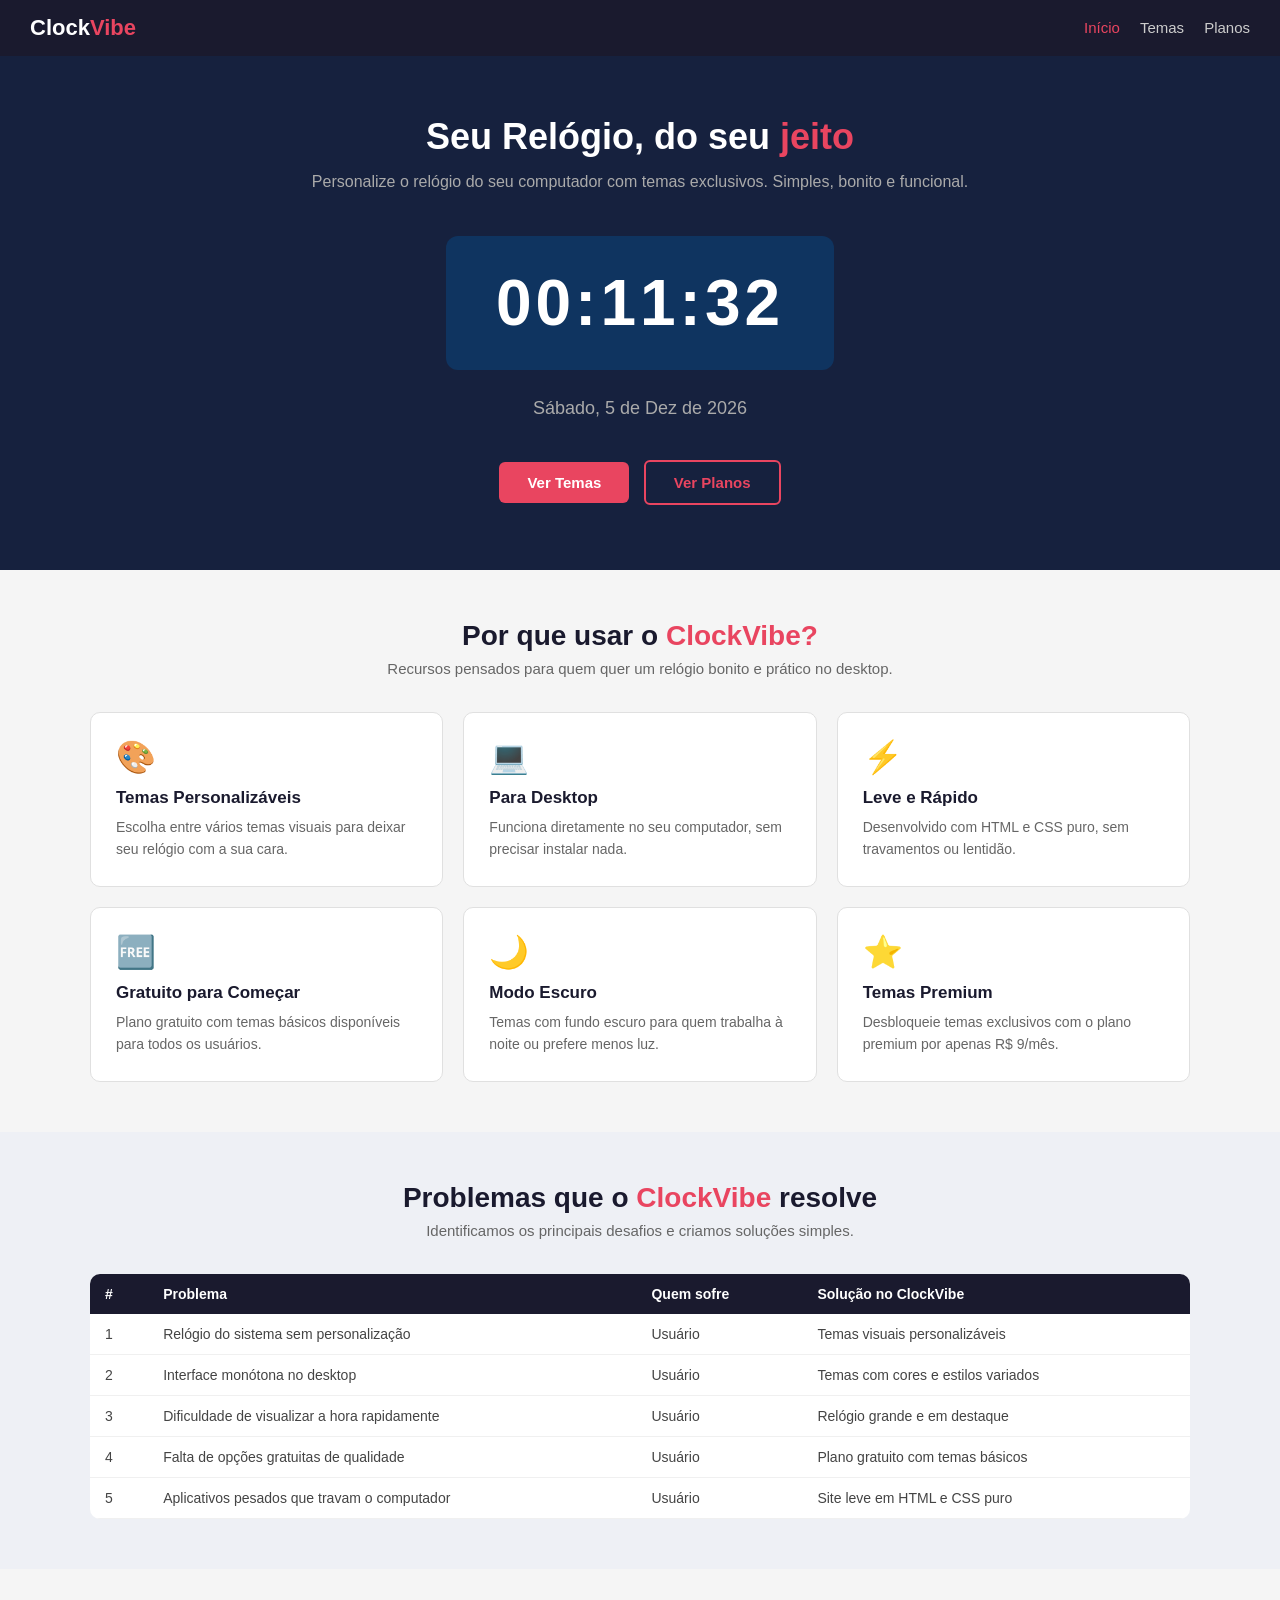
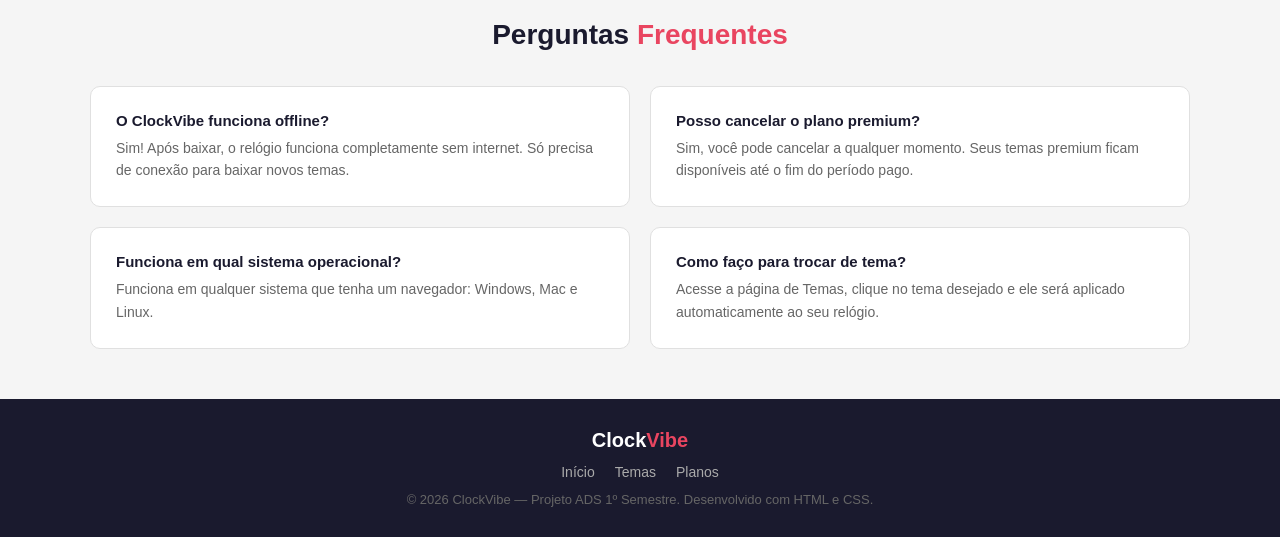
<file: index.html>
<!DOCTYPE html>
<html lang="pt-BR">
<head>
    <meta charset="UTF-8">
    <meta name="viewport" content="width=device-width, initial-scale=1.0">
    <title>ClockVibe — Relógio Digital Personalizável</title>
    <link rel="stylesheet" href="css/style.css">
</head>
<body>

    <!-- CABEÇALHO -->
    <header>
        <a href="index.html" class="logo">Clock<span>Vibe</span></a>
        <nav>
            <ul>
                <li><a href="index.html" class="ativo">Início</a></li>
                <li><a href="temas.html">Temas</a></li>
                <li><a href="planos.html">Planos</a></li>
            </ul>
        </nav>
    </header>

    <!-- HERO COM RELÓGIO -->
    <div class="hero">
        <h1>Seu Relógio, do seu <span>jeito</span></h1>
        <p>Personalize o relógio do seu computador com temas exclusivos. Simples, bonito e funcional.</p>
        <div class="relogio-widget" id="relogio">00:00:00</div>
        <div class="relogio-data" id="data-atual">Carregando data...</div>
        <br><br>
        <a href="temas.html" class="btn btn-primario">Ver Temas</a>
        <a href="planos.html" class="btn btn-secundario">Ver Planos</a>
    </div>

    <!-- RECURSOS -->
    <section>
        <div class="container">
            <div class="titulo-secao">
                <h2>Por que usar o <span>ClockVibe?</span></h2>
                <p>Recursos pensados para quem quer um relógio bonito e prático no desktop.</p>
            </div>
            <div class="grid-3">
                <div class="card">
                    <div class="card-icone">🎨</div>
                    <h3>Temas Personalizáveis</h3>
                    <p>Escolha entre vários temas visuais para deixar seu relógio com a sua cara.</p>
                </div>
                <div class="card">
                    <div class="card-icone">💻</div>
                    <h3>Para Desktop</h3>
                    <p>Funciona diretamente no seu computador, sem precisar instalar nada.</p>
                </div>
                <div class="card">
                    <div class="card-icone">⚡</div>
                    <h3>Leve e Rápido</h3>
                    <p>Desenvolvido com HTML e CSS puro, sem travamentos ou lentidão.</p>
                </div>
                <div class="card">
                    <div class="card-icone">🆓</div>
                    <h3>Gratuito para Começar</h3>
                    <p>Plano gratuito com temas básicos disponíveis para todos os usuários.</p>
                </div>
                <div class="card">
                    <div class="card-icone">🌙</div>
                    <h3>Modo Escuro</h3>
                    <p>Temas com fundo escuro para quem trabalha à noite ou prefere menos luz.</p>
                </div>
                <div class="card">
                    <div class="card-icone">⭐</div>
                    <h3>Temas Premium</h3>
                    <p>Desbloqueie temas exclusivos com o plano premium por apenas R$ 9/mês.</p>
                </div>
            </div>
        </div>
    </section>

    <!-- PROBLEMAS E SOLUÇÕES -->
    <section class="secao-cinza">
        <div class="container">
            <div class="titulo-secao">
                <h2>Problemas que o <span>ClockVibe</span> resolve</h2>
                <p>Identificamos os principais desafios e criamos soluções simples.</p>
            </div>
            <table class="tabela-comparativa">
                <thead>
                    <tr>
                        <th>#</th>
                        <th>Problema</th>
                        <th>Quem sofre</th>
                        <th>Solução no ClockVibe</th>
                    </tr>
                </thead>
                <tbody>
                    <tr>
                        <td>1</td>
                        <td>Relógio do sistema sem personalização</td>
                        <td>Usuário</td>
                        <td>Temas visuais personalizáveis</td>
                    </tr>
                    <tr>
                        <td>2</td>
                        <td>Interface monótona no desktop</td>
                        <td>Usuário</td>
                        <td>Temas com cores e estilos variados</td>
                    </tr>
                    <tr>
                        <td>3</td>
                        <td>Dificuldade de visualizar a hora rapidamente</td>
                        <td>Usuário</td>
                        <td>Relógio grande e em destaque</td>
                    </tr>
                    <tr>
                        <td>4</td>
                        <td>Falta de opções gratuitas de qualidade</td>
                        <td>Usuário</td>
                        <td>Plano gratuito com temas básicos</td>
                    </tr>
                    <tr>
                        <td>5</td>
                        <td>Aplicativos pesados que travam o computador</td>
                        <td>Usuário</td>
                        <td>Site leve em HTML e CSS puro</td>
                    </tr>
                </tbody>
            </table>
        </div>
    </section>

    <!-- FAQ -->
    <section>
        <div class="container">
            <div class="titulo-secao">
                <h2>Perguntas <span>Frequentes</span></h2>
            </div>
            <div class="grid-2">
                <div class="card faq-card">
                    <h3>O ClockVibe funciona offline?</h3>
                    <p>Sim! Após baixar, o relógio funciona completamente sem internet. Só precisa de conexão para baixar novos temas.</p>
                </div>
                <div class="card faq-card">
                    <h3>Posso cancelar o plano premium?</h3>
                    <p>Sim, você pode cancelar a qualquer momento. Seus temas premium ficam disponíveis até o fim do período pago.</p>
                </div>
                <div class="card faq-card">
                    <h3>Funciona em qual sistema operacional?</h3>
                    <p>Funciona em qualquer sistema que tenha um navegador: Windows, Mac e Linux.</p>
                </div>
                <div class="card faq-card">
                    <h3>Como faço para trocar de tema?</h3>
                    <p>Acesse a página de Temas, clique no tema desejado e ele será aplicado automaticamente ao seu relógio.</p>
                </div>
            </div>
        </div>
    </section>

    <!-- RODAPÉ -->
    <footer>
        <div class="footer-logo">Clock<span>Vibe</span></div>
        <div class="footer-links">
            <a href="index.html">Início</a>
            <a href="temas.html">Temas</a>
            <a href="planos.html">Planos</a>
        </div>
        <p class="footer-copy">© 2026 ClockVibe — Projeto ADS 1º Semestre. Desenvolvido com HTML e CSS.</p>
    </footer>

    <!-- Script do relógio -->
    <script>
        function atualizarRelogio() {
            var agora = new Date();
            var h = String(agora.getHours()).padStart(2, '0');
            var m = String(agora.getMinutes()).padStart(2, '0');
            var s = String(agora.getSeconds()).padStart(2, '0');
            document.getElementById('relogio').textContent = h + ':' + m + ':' + s;
            var dias = ['Domingo','Segunda','Terça','Quarta','Quinta','Sexta','Sábado'];
            var meses = ['Jan','Fev','Mar','Abr','Mai','Jun','Jul','Ago','Set','Out','Nov','Dez'];
            var dia = dias[agora.getDay()];
            var d = agora.getDate();
            var mes = meses[agora.getMonth()];
            var ano = agora.getFullYear();
            document.getElementById('data-atual').textContent = dia + ', ' + d + ' de ' + mes + ' de ' + ano;
        }
        atualizarRelogio();
        setInterval(atualizarRelogio, 1000);
    </script>

</body>
</html>
</file>
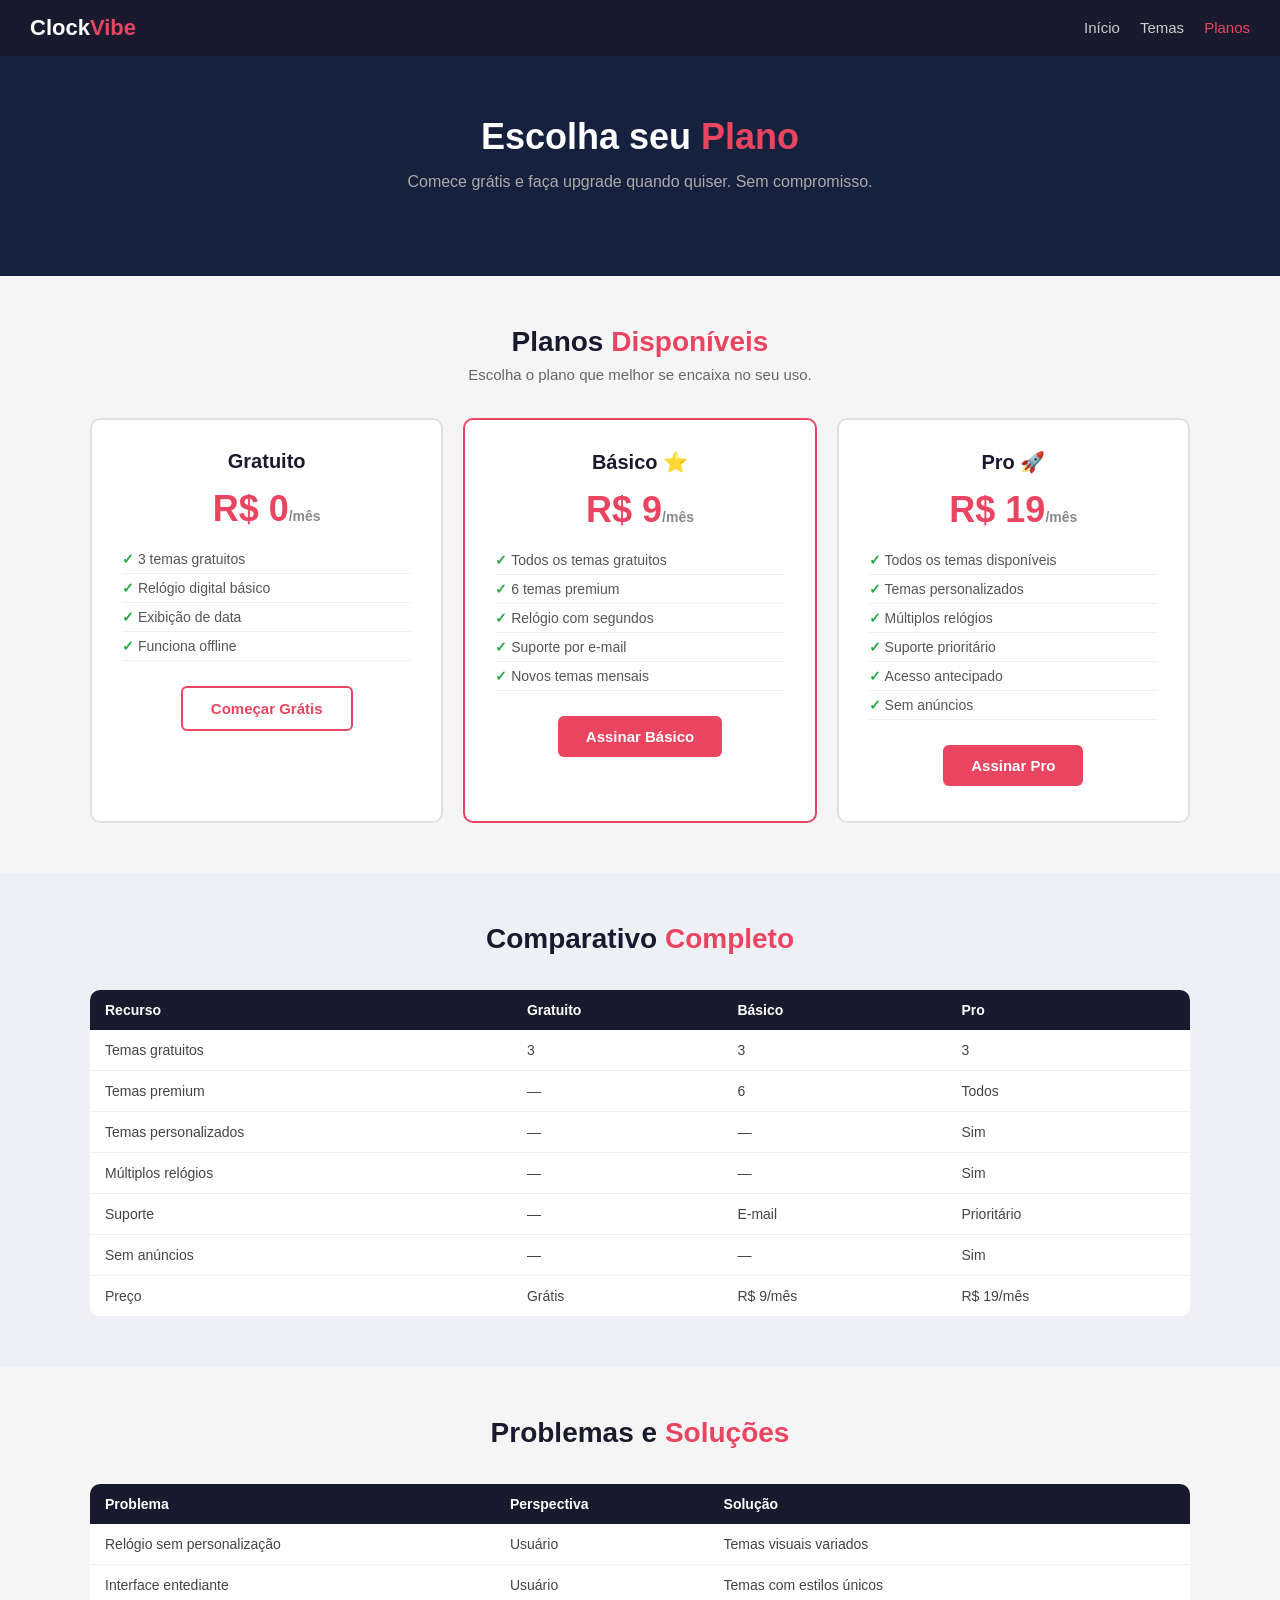
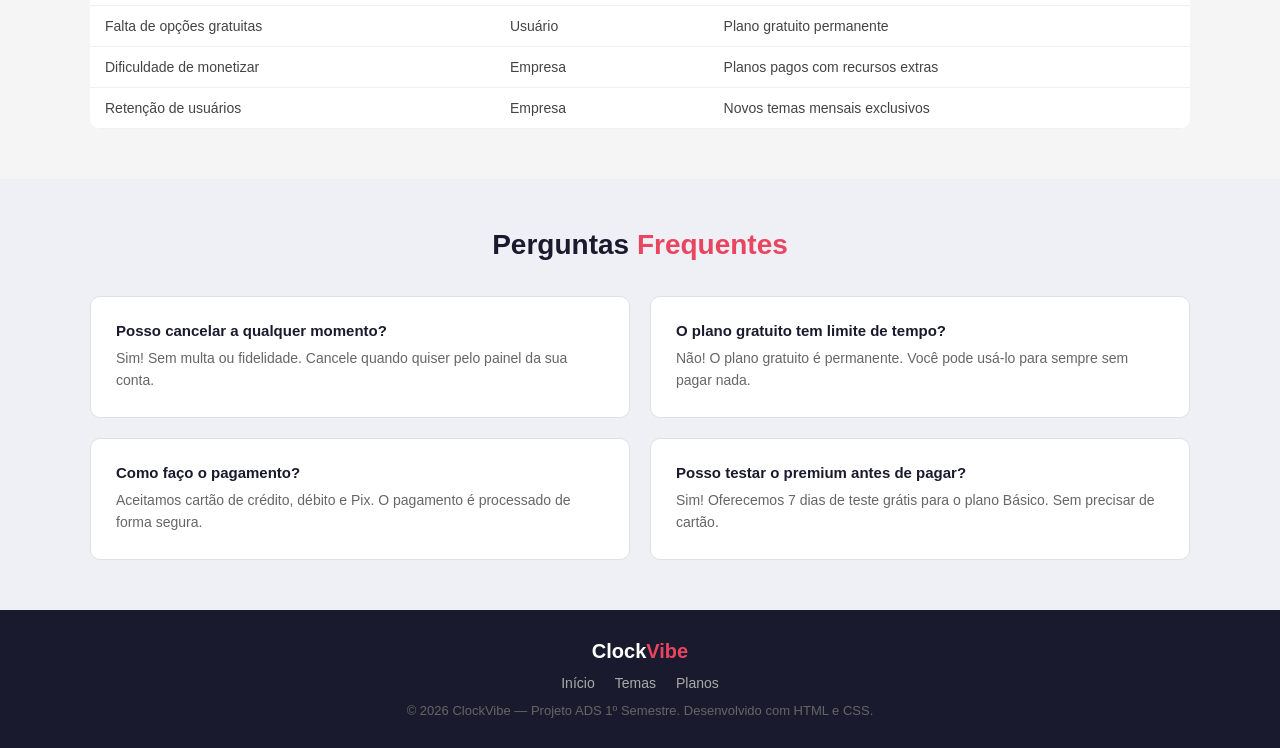
<file: planos.html>
<!DOCTYPE html>
<html lang="pt-BR">
<head>
    <meta charset="UTF-8">
    <meta name="viewport" content="width=device-width, initial-scale=1.0">
    <title>Planos — ClockVibe</title>
    <link rel="stylesheet" href="css/style.css">
</head>
<body>

    <!-- CABEÇALHO -->
    <header>
        <a href="index.html" class="logo">Clock<span>Vibe</span></a>
        <nav>
            <ul>
                <li><a href="index.html">Início</a></li>
                <li><a href="temas.html">Temas</a></li>
                <li><a href="planos.html" class="ativo">Planos</a></li>
            </ul>
        </nav>
    </header>

    <!-- HERO -->
    <div class="hero">
        <h1>Escolha seu <span>Plano</span></h1>
        <p>Comece grátis e faça upgrade quando quiser. Sem compromisso.</p>
    </div>

    <!-- PLANOS -->
    <section>
        <div class="container">
            <div class="titulo-secao">
                <h2>Planos <span>Disponíveis</span></h2>
                <p>Escolha o plano que melhor se encaixa no seu uso.</p>
            </div>
            <div class="grid-3">

                <div class="plano-card">
                    <div class="plano-nome">Gratuito</div>
                    <div class="plano-preco">R$ 0<span>/mês</span></div>
                    <ul class="plano-lista">
                        <li>3 temas gratuitos</li>
                        <li>Relógio digital básico</li>
                        <li>Exibição de data</li>
                        <li>Funciona offline</li>
                    </ul>
                    <a href="temas.html" class="btn btn-secundario">Começar Grátis</a>
                </div>

                <div class="plano-card destaque">
                    <div class="plano-nome">Básico ⭐</div>
                    <div class="plano-preco">R$ 9<span>/mês</span></div>
                    <ul class="plano-lista">
                        <li>Todos os temas gratuitos</li>
                        <li>6 temas premium</li>
                        <li>Relógio com segundos</li>
                        <li>Suporte por e-mail</li>
                        <li>Novos temas mensais</li>
                    </ul>
                    <a href="#" class="btn btn-primario">Assinar Básico</a>
                </div>

                <div class="plano-card">
                    <div class="plano-nome">Pro 🚀</div>
                    <div class="plano-preco">R$ 19<span>/mês</span></div>
                    <ul class="plano-lista">
                        <li>Todos os temas disponíveis</li>
                        <li>Temas personalizados</li>
                        <li>Múltiplos relógios</li>
                        <li>Suporte prioritário</li>
                        <li>Acesso antecipado</li>
                        <li>Sem anúncios</li>
                    </ul>
                    <a href="#" class="btn btn-primario">Assinar Pro</a>
                </div>

            </div>
        </div>
    </section>

    <!-- TABELA COMPARATIVA -->
    <section class="secao-cinza">
        <div class="container">
            <div class="titulo-secao">
                <h2>Comparativo <span>Completo</span></h2>
            </div>
            <table class="tabela-comparativa">
                <thead>
                    <tr>
                        <th>Recurso</th>
                        <th>Gratuito</th>
                        <th>Básico</th>
                        <th>Pro</th>
                    </tr>
                </thead>
                <tbody>
                    <tr><td>Temas gratuitos</td><td>3</td><td>3</td><td>3</td></tr>
                    <tr><td>Temas premium</td><td>—</td><td>6</td><td>Todos</td></tr>
                    <tr><td>Temas personalizados</td><td>—</td><td>—</td><td>Sim</td></tr>
                    <tr><td>Múltiplos relógios</td><td>—</td><td>—</td><td>Sim</td></tr>
                    <tr><td>Suporte</td><td>—</td><td>E-mail</td><td>Prioritário</td></tr>
                    <tr><td>Sem anúncios</td><td>—</td><td>—</td><td>Sim</td></tr>
                    <tr><td>Preço</td><td>Grátis</td><td>R$ 9/mês</td><td>R$ 19/mês</td></tr>
                </tbody>
            </table>
        </div>
    </section>

    <!-- PROBLEMAS E SOLUÇÕES -->
    <section>
        <div class="container">
            <div class="titulo-secao">
                <h2>Problemas e <span>Soluções</span></h2>
            </div>
            <table class="tabela-comparativa">
                <thead>
                    <tr>
                        <th>Problema</th>
                        <th>Perspectiva</th>
                        <th>Solução</th>
                    </tr>
                </thead>
                <tbody>
                    <tr><td>Relógio sem personalização</td><td>Usuário</td><td>Temas visuais variados</td></tr>
                    <tr><td>Interface entediante</td><td>Usuário</td><td>Temas com estilos únicos</td></tr>
                    <tr><td>Falta de opções gratuitas</td><td>Usuário</td><td>Plano gratuito permanente</td></tr>
                    <tr><td>Dificuldade de monetizar</td><td>Empresa</td><td>Planos pagos com recursos extras</td></tr>
                    <tr><td>Retenção de usuários</td><td>Empresa</td><td>Novos temas mensais exclusivos</td></tr>
                </tbody>
            </table>
        </div>
    </section>

    <!-- FAQ -->
    <section class="secao-cinza">
        <div class="container">
            <div class="titulo-secao">
                <h2>Perguntas <span>Frequentes</span></h2>
            </div>
            <div class="grid-2">
                <div class="card faq-card">
                    <h3>Posso cancelar a qualquer momento?</h3>
                    <p>Sim! Sem multa ou fidelidade. Cancele quando quiser pelo painel da sua conta.</p>
                </div>
                <div class="card faq-card">
                    <h3>O plano gratuito tem limite de tempo?</h3>
                    <p>Não! O plano gratuito é permanente. Você pode usá-lo para sempre sem pagar nada.</p>
                </div>
                <div class="card faq-card">
                    <h3>Como faço o pagamento?</h3>
                    <p>Aceitamos cartão de crédito, débito e Pix. O pagamento é processado de forma segura.</p>
                </div>
                <div class="card faq-card">
                    <h3>Posso testar o premium antes de pagar?</h3>
                    <p>Sim! Oferecemos 7 dias de teste grátis para o plano Básico. Sem precisar de cartão.</p>
                </div>
            </div>
        </div>
    </section>

    <!-- RODAPÉ -->
    <footer>
        <div class="footer-logo">Clock<span>Vibe</span></div>
        <div class="footer-links">
            <a href="index.html">Início</a>
            <a href="temas.html">Temas</a>
            <a href="planos.html">Planos</a>
        </div>
        <p class="footer-copy">© 2026 ClockVibe — Projeto ADS 1º Semestre. Desenvolvido com HTML e CSS.</p>
    </footer>

</body>
</html>
</file>
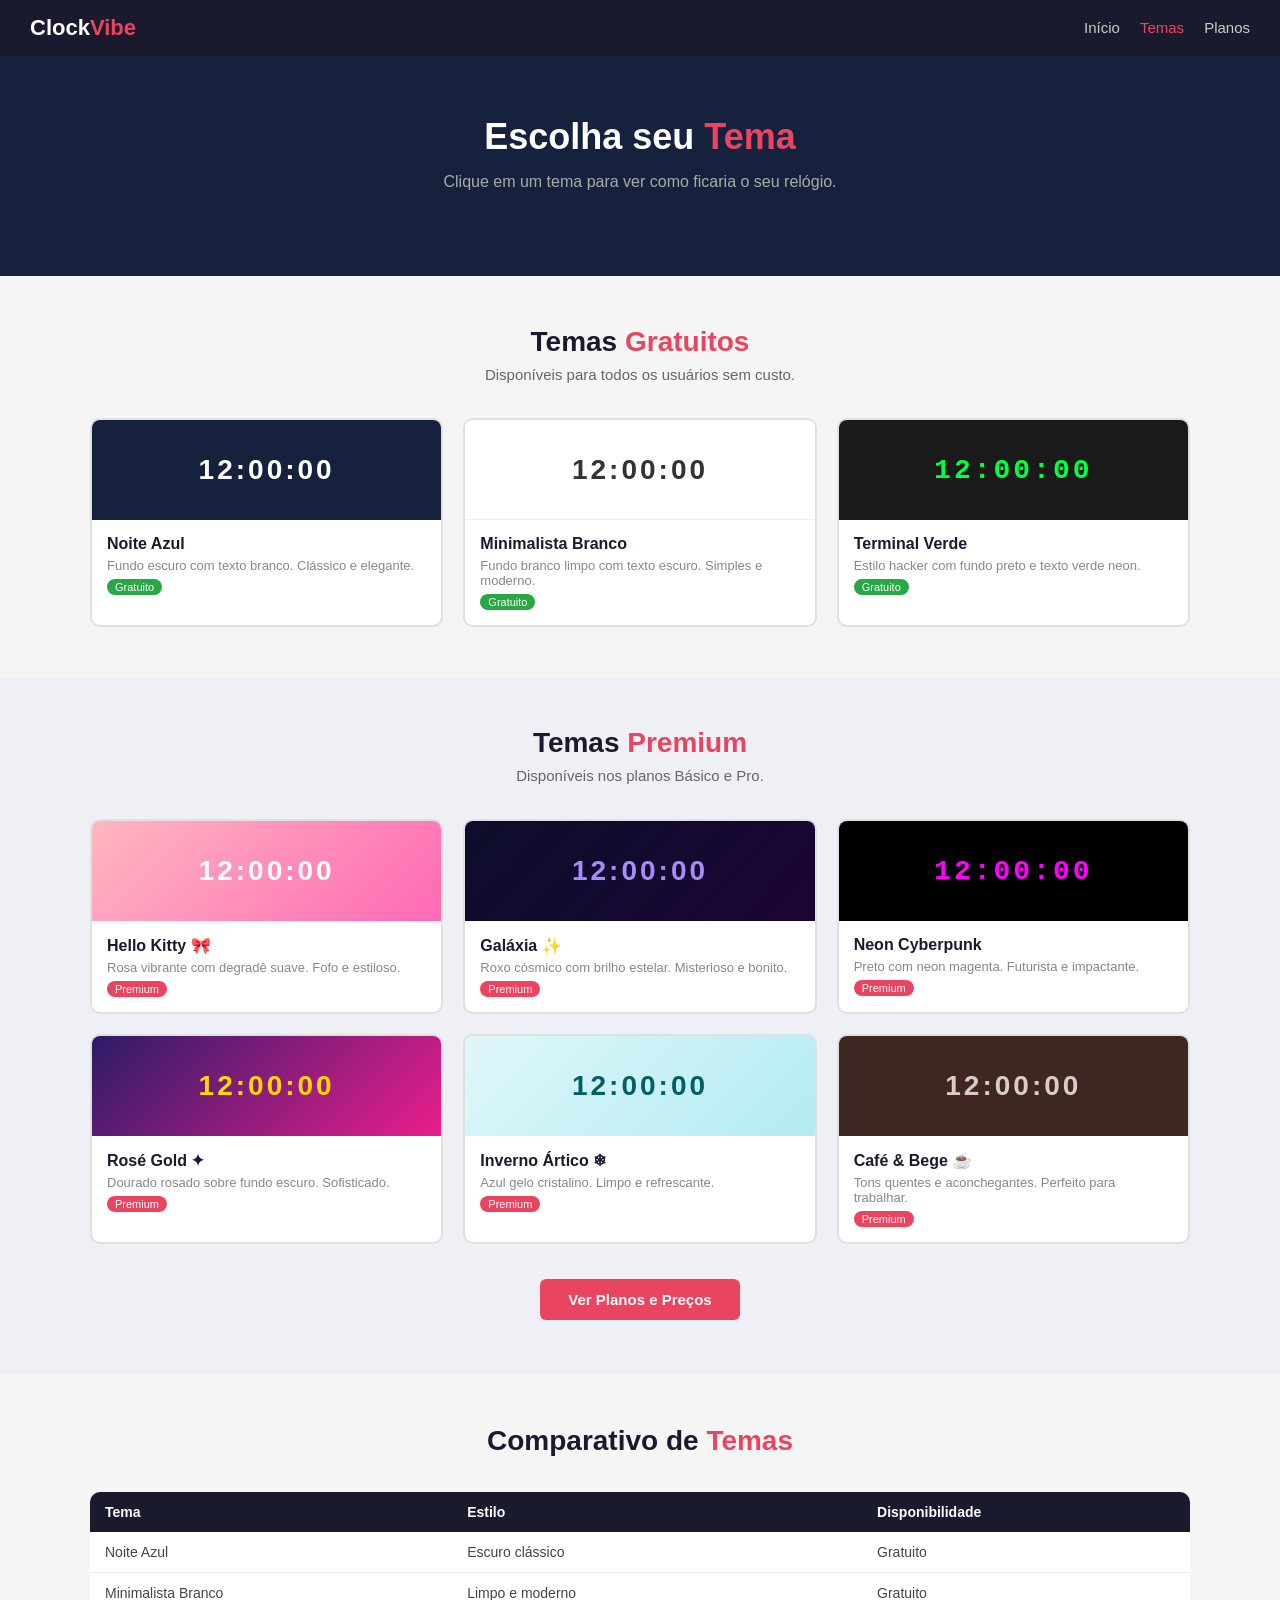
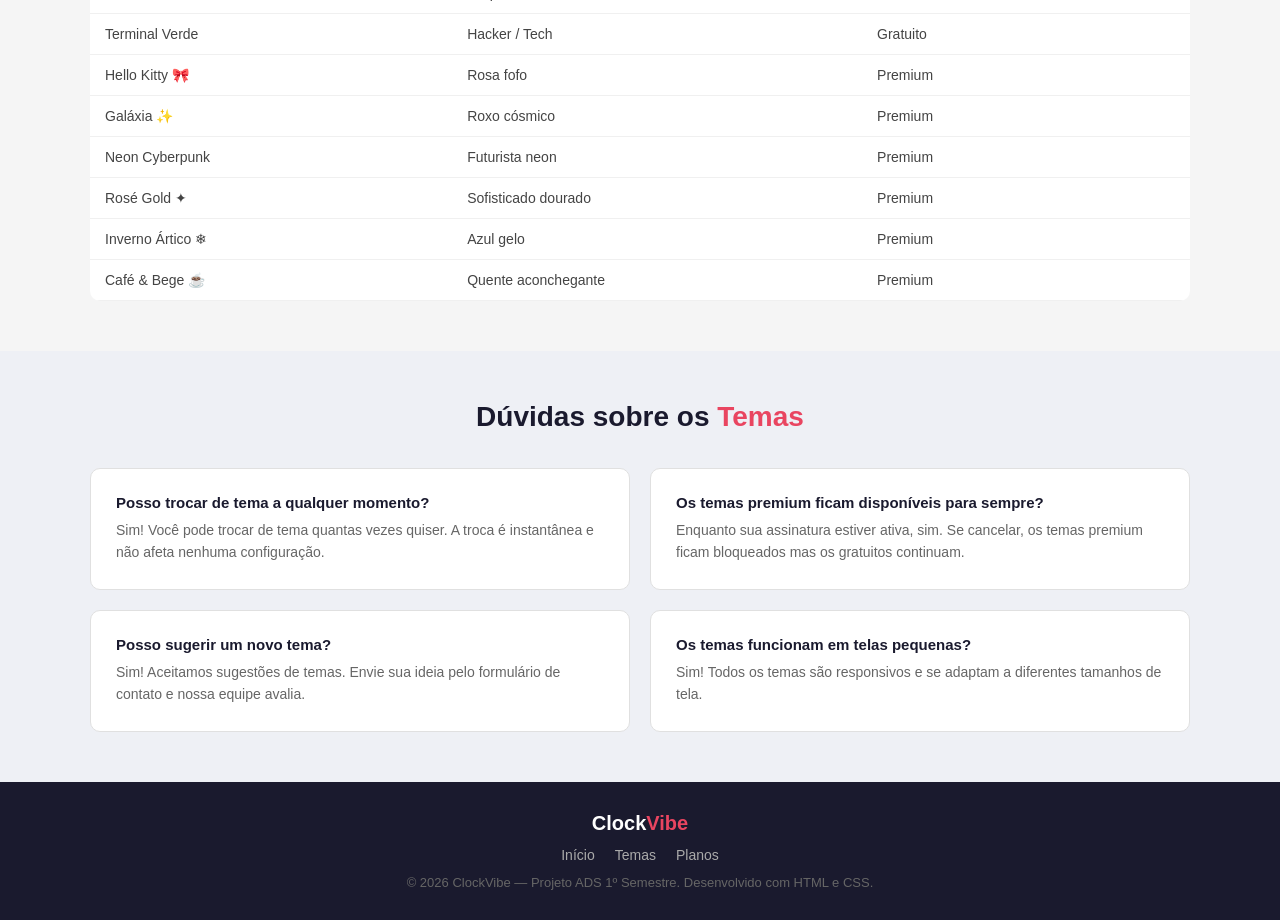
<file: temas.html>
<!DOCTYPE html>
<html lang="pt-BR">
<head>
    <meta charset="UTF-8">
    <meta name="viewport" content="width=device-width, initial-scale=1.0">
    <title>Temas — ClockVibe</title>
    <link rel="stylesheet" href="css/style.css">
</head>
<body>

    <!-- CABEÇALHO -->
    <header>
        <a href="index.html" class="logo">Clock<span>Vibe</span></a>
        <nav>
            <ul>
                <li><a href="index.html">Início</a></li>
                <li><a href="temas.html" class="ativo">Temas</a></li>
                <li><a href="planos.html">Planos</a></li>
            </ul>
        </nav>
    </header>

    <!-- HERO -->
    <div class="hero">
        <h1>Escolha seu <span>Tema</span></h1>
        <p>Clique em um tema para ver como ficaria o seu relógio.</p>
    </div>

    <!-- TEMAS GRATUITOS -->
    <section>
        <div class="container">
            <div class="titulo-secao">
                <h2>Temas <span>Gratuitos</span></h2>
                <p>Disponíveis para todos os usuários sem custo.</p>
            </div>
            <div class="grid-3">

                <div class="tema-card">
                    <div class="tema-preview" style="background:#16213e; color:#fff;">12:00:00</div>
                    <div class="tema-info">
                        <h3>Noite Azul</h3>
                        <p>Fundo escuro com texto branco. Clássico e elegante.</p>
                        <span class="tag-gratis">Gratuito</span>
                    </div>
                </div>

                <div class="tema-card">
                    <div class="tema-preview" style="background:#fff; color:#333; border-bottom:1px solid #eee;">12:00:00</div>
                    <div class="tema-info">
                        <h3>Minimalista Branco</h3>
                        <p>Fundo branco limpo com texto escuro. Simples e moderno.</p>
                        <span class="tag-gratis">Gratuito</span>
                    </div>
                </div>

                <div class="tema-card">
                    <div class="tema-preview" style="background:#1a1a1a; color:#00ff41; font-family:monospace;">12:00:00</div>
                    <div class="tema-info">
                        <h3>Terminal Verde</h3>
                        <p>Estilo hacker com fundo preto e texto verde neon.</p>
                        <span class="tag-gratis">Gratuito</span>
                    </div>
                </div>

            </div>
        </div>
    </section>

    <!-- TEMAS PREMIUM -->
    <section class="secao-cinza">
        <div class="container">
            <div class="titulo-secao">
                <h2>Temas <span>Premium</span></h2>
                <p>Disponíveis nos planos Básico e Pro.</p>
            </div>
            <div class="grid-3">

                <div class="tema-card">
                    <div class="tema-preview" style="background:linear-gradient(135deg,#ffb6c1,#ff69b4); color:#fff;">12:00:00</div>
                    <div class="tema-info">
                        <h3>Hello Kitty 🎀</h3>
                        <p>Rosa vibrante com degradê suave. Fofo e estiloso.</p>
                        <span class="tag-premium">Premium</span>
                    </div>
                </div>

                <div class="tema-card">
                    <div class="tema-preview" style="background:linear-gradient(135deg,#0d0d2b,#1a0533); color:#a78bfa;">12:00:00</div>
                    <div class="tema-info">
                        <h3>Galáxia ✨</h3>
                        <p>Roxo cósmico com brilho estelar. Misterioso e bonito.</p>
                        <span class="tag-premium">Premium</span>
                    </div>
                </div>

                <div class="tema-card">
                    <div class="tema-preview" style="background:#000; color:#ff00ff; font-family:monospace;">12:00:00</div>
                    <div class="tema-info">
                        <h3>Neon Cyberpunk</h3>
                        <p>Preto com neon magenta. Futurista e impactante.</p>
                        <span class="tag-premium">Premium</span>
                    </div>
                </div>

                <div class="tema-card">
                    <div class="tema-preview" style="background:linear-gradient(135deg,#2d1b69,#e91e8c); color:#ffd700;">12:00:00</div>
                    <div class="tema-info">
                        <h3>Rosé Gold ✦</h3>
                        <p>Dourado rosado sobre fundo escuro. Sofisticado.</p>
                        <span class="tag-premium">Premium</span>
                    </div>
                </div>

                <div class="tema-card">
                    <div class="tema-preview" style="background:linear-gradient(135deg,#e0f7fa,#b2ebf2); color:#006064;">12:00:00</div>
                    <div class="tema-info">
                        <h3>Inverno Ártico ❄</h3>
                        <p>Azul gelo cristalino. Limpo e refrescante.</p>
                        <span class="tag-premium">Premium</span>
                    </div>
                </div>

                <div class="tema-card">
                    <div class="tema-preview" style="background:#3e2723; color:#d7ccc8;">12:00:00</div>
                    <div class="tema-info">
                        <h3>Café & Bege ☕</h3>
                        <p>Tons quentes e aconchegantes. Perfeito para trabalhar.</p>
                        <span class="tag-premium">Premium</span>
                    </div>
                </div>

            </div>
            <div style="text-align:center; margin-top:30px;">
                <a href="planos.html" class="btn btn-primario">Ver Planos e Preços</a>
            </div>
        </div>
    </section>

    <!-- TABELA COMPARATIVA -->
    <section>
        <div class="container">
            <div class="titulo-secao">
                <h2>Comparativo de <span>Temas</span></h2>
            </div>
            <table class="tabela-comparativa">
                <thead>
                    <tr>
                        <th>Tema</th>
                        <th>Estilo</th>
                        <th>Disponibilidade</th>
                    </tr>
                </thead>
                <tbody>
                    <tr><td>Noite Azul</td><td>Escuro clássico</td><td>Gratuito</td></tr>
                    <tr><td>Minimalista Branco</td><td>Limpo e moderno</td><td>Gratuito</td></tr>
                    <tr><td>Terminal Verde</td><td>Hacker / Tech</td><td>Gratuito</td></tr>
                    <tr><td>Hello Kitty 🎀</td><td>Rosa fofo</td><td>Premium</td></tr>
                    <tr><td>Galáxia ✨</td><td>Roxo cósmico</td><td>Premium</td></tr>
                    <tr><td>Neon Cyberpunk</td><td>Futurista neon</td><td>Premium</td></tr>
                    <tr><td>Rosé Gold ✦</td><td>Sofisticado dourado</td><td>Premium</td></tr>
                    <tr><td>Inverno Ártico ❄</td><td>Azul gelo</td><td>Premium</td></tr>
                    <tr><td>Café & Bege ☕</td><td>Quente aconchegante</td><td>Premium</td></tr>
                </tbody>
            </table>
        </div>
    </section>

    <!-- FAQ -->
    <section class="secao-cinza">
        <div class="container">
            <div class="titulo-secao">
                <h2>Dúvidas sobre os <span>Temas</span></h2>
            </div>
            <div class="grid-2">
                <div class="card faq-card">
                    <h3>Posso trocar de tema a qualquer momento?</h3>
                    <p>Sim! Você pode trocar de tema quantas vezes quiser. A troca é instantânea e não afeta nenhuma configuração.</p>
                </div>
                <div class="card faq-card">
                    <h3>Os temas premium ficam disponíveis para sempre?</h3>
                    <p>Enquanto sua assinatura estiver ativa, sim. Se cancelar, os temas premium ficam bloqueados mas os gratuitos continuam.</p>
                </div>
                <div class="card faq-card">
                    <h3>Posso sugerir um novo tema?</h3>
                    <p>Sim! Aceitamos sugestões de temas. Envie sua ideia pelo formulário de contato e nossa equipe avalia.</p>
                </div>
                <div class="card faq-card">
                    <h3>Os temas funcionam em telas pequenas?</h3>
                    <p>Sim! Todos os temas são responsivos e se adaptam a diferentes tamanhos de tela.</p>
                </div>
            </div>
        </div>
    </section>

    <!-- RODAPÉ -->
    <footer>
        <div class="footer-logo">Clock<span>Vibe</span></div>
        <div class="footer-links">
            <a href="index.html">Início</a>
            <a href="temas.html">Temas</a>
            <a href="planos.html">Planos</a>
        </div>
        <p class="footer-copy">© 2026 ClockVibe — Projeto ADS 1º Semestre. Desenvolvido com HTML e CSS.</p>
    </footer>

</body>
</html>
</file>
<file: css/style.css>
/* ========================================
   CLOCKVIBE — VERSÃO SIMPLES
   CSS básico para projeto ADS 1º Semestre
   Referência: developer.mozilla.org
   ======================================== */

/* Reset básico */
* {
    margin: 0;
    padding: 0;
    box-sizing: border-box;
}

body {
    font-family: Arial, sans-serif;
    background-color: #f5f5f5;
    color: #333;
}

/* ===== CABEÇALHO ===== */
header {
    background-color: #1a1a2e;
    padding: 15px 30px;
    display: flex;
    justify-content: space-between;
    align-items: center;
}

.logo {
    color: #fff;
    text-decoration: none;
    font-size: 22px;
    font-weight: bold;
}

.logo span {
    color: #e94560;
}

nav ul {
    list-style: none;
    display: flex;
    gap: 20px;
}

nav ul li a {
    color: #ccc;
    text-decoration: none;
    font-size: 15px;
}

nav ul li a:hover,
nav ul li a.ativo {
    color: #e94560;
}

/* ===== HERO ===== */
.hero {
    background-color: #16213e;
    color: #fff;
    text-align: center;
    padding: 60px 20px;
}

.hero h1 {
    font-size: 36px;
    margin-bottom: 15px;
}

.hero h1 span {
    color: #e94560;
}

.hero p {
    font-size: 16px;
    color: #aaa;
    margin-bottom: 25px;
}

/* ===== RELÓGIO WIDGET ===== */
.relogio-widget {
    background-color: #0f3460;
    color: #fff;
    font-size: 64px;
    font-weight: bold;
    padding: 30px 50px;
    border-radius: 12px;
    display: inline-block;
    margin: 20px auto;
    letter-spacing: 4px;
}

.relogio-data {
    font-size: 18px;
    color: #aaa;
    margin-top: 8px;
}

/* ===== BOTÕES ===== */
.btn {
    display: inline-block;
    padding: 12px 28px;
    border-radius: 6px;
    text-decoration: none;
    font-size: 15px;
    font-weight: bold;
    margin: 5px;
}

.btn-primario {
    background-color: #e94560;
    color: #fff;
}

.btn-primario:hover {
    background-color: #c73652;
}

.btn-secundario {
    background-color: transparent;
    color: #e94560;
    border: 2px solid #e94560;
}

.btn-secundario:hover {
    background-color: #e94560;
    color: #fff;
}

/* ===== SEÇÕES ===== */
section {
    padding: 50px 20px;
}

.container {
    max-width: 1100px;
    margin: 0 auto;
}

.titulo-secao {
    text-align: center;
    margin-bottom: 35px;
}

.titulo-secao h2 {
    font-size: 28px;
    color: #1a1a2e;
    margin-bottom: 8px;
}

.titulo-secao h2 span {
    color: #e94560;
}

.titulo-secao p {
    color: #666;
    font-size: 15px;
}

/* ===== GRID DE CARDS ===== */
.grid-3 {
    display: grid;
    grid-template-columns: repeat(3, 1fr);
    gap: 20px;
}

.grid-2 {
    display: grid;
    grid-template-columns: repeat(2, 1fr);
    gap: 20px;
}

/* ===== CARDS ===== */
.card {
    background-color: #fff;
    border-radius: 10px;
    padding: 25px;
    border: 1px solid #e0e0e0;
}

.card:hover {
    border-color: #e94560;
}

.card-icone {
    font-size: 32px;
    margin-bottom: 12px;
}

.card h3 {
    font-size: 17px;
    color: #1a1a2e;
    margin-bottom: 8px;
}

.card p {
    font-size: 14px;
    color: #666;
    line-height: 1.6;
}

/* ===== SEÇÃO CINZA ===== */
.secao-cinza {
    background-color: #eef0f5;
    padding: 50px 20px;
}

/* ===== CARDS DE TEMA ===== */
.tema-card {
    background-color: #fff;
    border-radius: 10px;
    overflow: hidden;
    border: 2px solid #e0e0e0;
}

.tema-card:hover {
    border-color: #e94560;
}

.tema-preview {
    height: 100px;
    display: flex;
    align-items: center;
    justify-content: center;
    font-size: 28px;
    font-weight: bold;
    letter-spacing: 3px;
}

.tema-info {
    padding: 15px;
}

.tema-info h3 {
    font-size: 16px;
    color: #1a1a2e;
    margin-bottom: 5px;
}

.tema-info p {
    font-size: 13px;
    color: #888;
}

.tag-gratis {
    display: inline-block;
    background-color: #28a745;
    color: #fff;
    font-size: 11px;
    padding: 2px 8px;
    border-radius: 20px;
    margin-top: 6px;
}

.tag-premium {
    display: inline-block;
    background-color: #e94560;
    color: #fff;
    font-size: 11px;
    padding: 2px 8px;
    border-radius: 20px;
    margin-top: 6px;
}

/* ===== CARDS DE PLANO ===== */
.plano-card {
    background-color: #fff;
    border-radius: 10px;
    padding: 30px;
    border: 2px solid #e0e0e0;
    text-align: center;
}

.plano-card.destaque {
    border-color: #e94560;
}

.plano-nome {
    font-size: 20px;
    font-weight: bold;
    color: #1a1a2e;
    margin-bottom: 8px;
}

.plano-preco {
    font-size: 36px;
    font-weight: bold;
    color: #e94560;
    margin: 15px 0;
}

.plano-preco span {
    font-size: 14px;
    color: #888;
}

.plano-lista {
    list-style: none;
    margin: 15px 0 20px;
    text-align: left;
}

.plano-lista li {
    padding: 6px 0;
    font-size: 14px;
    color: #555;
    border-bottom: 1px solid #f0f0f0;
}

.plano-lista li::before {
    content: "✓ ";
    color: #28a745;
    font-weight: bold;
}

/* ===== TABELA ===== */
.tabela-comparativa {
    width: 100%;
    border-collapse: collapse;
    background-color: #fff;
    border-radius: 10px;
    overflow: hidden;
}

.tabela-comparativa th {
    background-color: #1a1a2e;
    color: #fff;
    padding: 12px 15px;
    text-align: left;
    font-size: 14px;
}

.tabela-comparativa td {
    padding: 12px 15px;
    font-size: 14px;
    color: #444;
    border-bottom: 1px solid #f0f0f0;
}

.tabela-comparativa tr:hover td {
    background-color: #fef5f7;
}

/* ===== FAQ ===== */
.faq-card h3 {
    font-size: 15px;
    color: #1a1a2e;
    margin-bottom: 8px;
}

/* ===== RODAPÉ ===== */
footer {
    background-color: #1a1a2e;
    color: #aaa;
    text-align: center;
    padding: 30px 20px;
}

.footer-logo {
    font-size: 20px;
    font-weight: bold;
    color: #fff;
    margin-bottom: 12px;
}

.footer-logo span {
    color: #e94560;
}

.footer-links {
    display: flex;
    justify-content: center;
    gap: 20px;
    margin-bottom: 12px;
}

.footer-links a {
    color: #aaa;
    text-decoration: none;
    font-size: 14px;
}

.footer-links a:hover {
    color: #e94560;
}

.footer-copy {
    font-size: 13px;
    color: #666;
}

/* ===== RESPONSIVIDADE ===== */
@media (max-width: 768px) {
    header {
        flex-direction: column;
        gap: 12px;
        padding: 15px;
    }

    nav ul {
        flex-wrap: wrap;
        justify-content: center;
        gap: 12px;
    }

    .hero h1 {
        font-size: 26px;
    }

    .relogio-widget {
        font-size: 42px;
        padding: 20px 30px;
    }

    .grid-3 {
        grid-template-columns: 1fr;
    }

    .grid-2 {
        grid-template-columns: 1fr;
    }

    .tabela-comparativa {
        font-size: 13px;
    }

    .footer-links {
        flex-direction: column;
        gap: 8px;
    }
}
</file>
